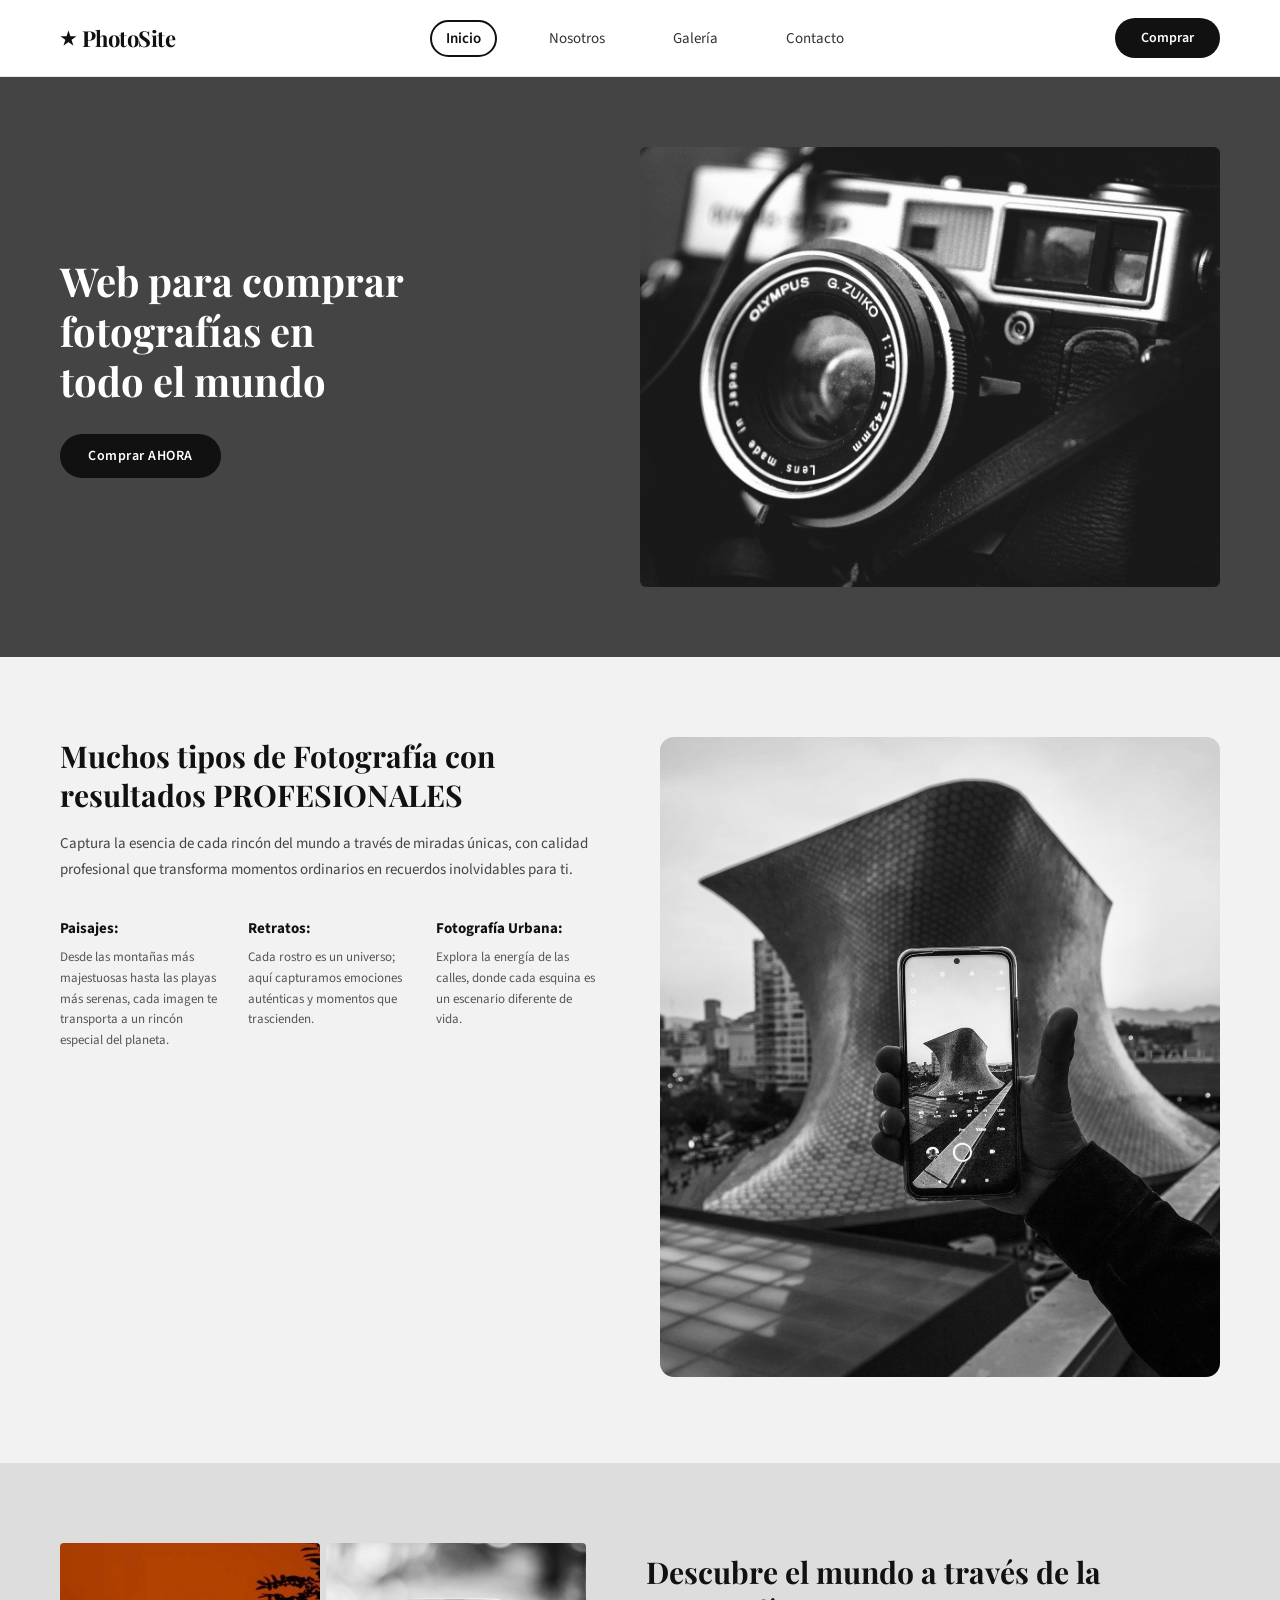
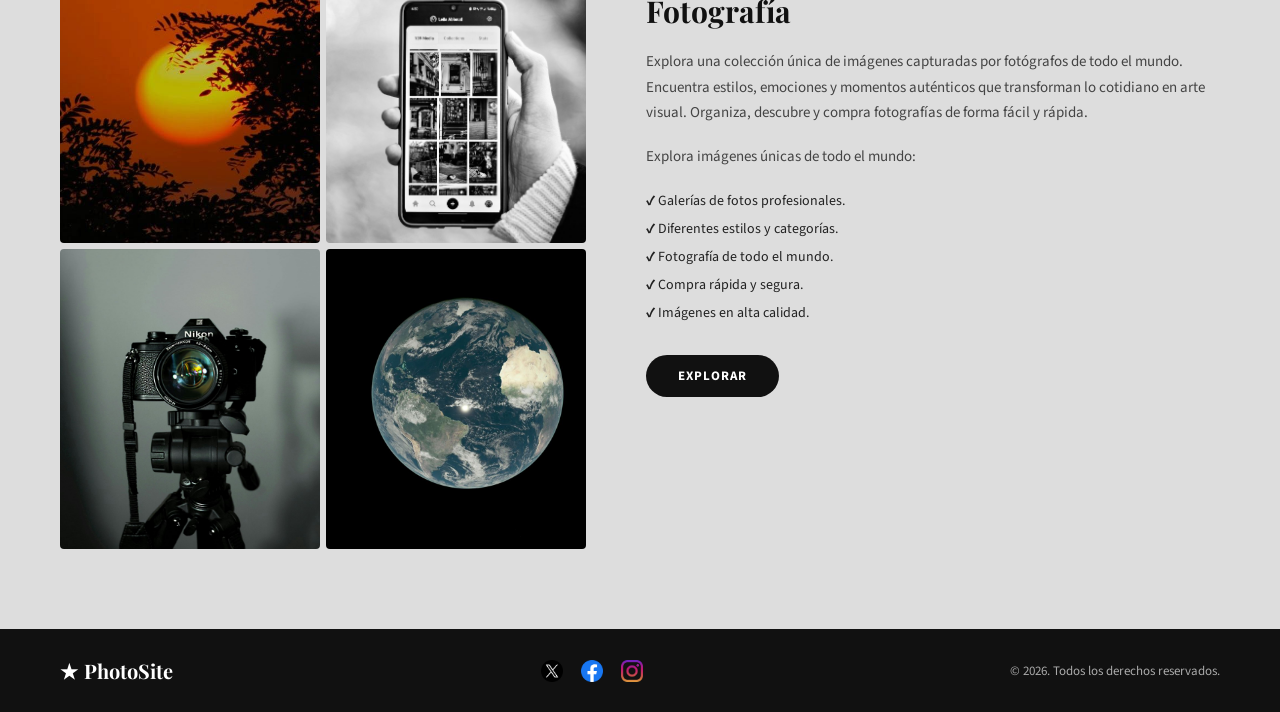
<file: index.html>
<!DOCTYPE html>
<html lang="es">
<head>
  <meta charset="UTF-8">
  <meta name="viewport" content="width=device-width, initial-scale=1.0">
  <title>PhotoSite</title>
  <link href="https://fonts.googleapis.com/css2?family=Playfair+Display:wght@700&family=Source+Sans+3:wght@400;600&display=swap" rel="stylesheet">
  <link rel="stylesheet" href="css/estilos.css">
</head>
<body>

  <!-- ── NAVBAR ── -->
  <header class="navbar">
    <a href="index.html" class="logo"><span>&#9733;</span>PhotoSite</a>
    <ul class="nav-links">
      <li><a href="index.html">Inicio</a></li>
      <li><a href="nosotros.html">Nosotros</a></li>
      <li><a href="galeria.html">Galería</a></li>
      <li><a href="contacto.html">Contacto</a></li>
    </ul>
    <a href="comprar.html" class="btn-nav">Comprar</a>
  </header>

  <!-- ── HERO ── -->
  <section class="hero">
    <div class="hero-text">
      <h1>Web para comprar<br>fotografías en<br>todo el mundo</h1>
      <a href="comprar.html" class="btn-hero">Comprar AHORA</a>
    </div>
    <div class="hero-img">
      <img src="img/img1.jpeg" alt="Cámara fotográfica">
    </div>
  </section>

  <!-- ── TIPOS ── -->
  <section class="tipos">
    <div class="tipos-left">
      <h2>Muchos tipos de Fotografía con resultados <strong>PROFESIONALES</strong></h2>
      <p>Captura la esencia de cada rincón del mundo a través de miradas únicas, con calidad profesional que transforma momentos ordinarios en recuerdos inolvidables para ti.</p>
      <div class="icons">
        <div>
          <h4>Paisajes:</h4>
          <p>Desde las montañas más majestuosas hasta las playas más serenas, cada imagen te transporta a un rincón especial del planeta.</p>
        </div>
        <div>
          <h4>Retratos:</h4>
          <p>Cada rostro es un universo; aquí capturamos emociones auténticas y momentos que trascienden.</p>
        </div>
        <div>
          <h4>Fotografía Urbana:</h4>
          <p>Explora la energía de las calles, donde cada esquina es un escenario diferente de vida.</p>
        </div>
      </div>
    </div>
    <div class="tipos-img">
      <img src="img/img2.jpeg" alt="Fotografía con smartphone">
    </div>
  </section>

  <!-- ── EXPLORAR ── -->
  <section class="explorar">
    <div class="grid">
      <img src="img/img14.jpeg" alt="Foto 1">
      <img src="img/img4.jpeg"  alt="Foto 2">
      <img src="img/img5.jpeg"  alt="Foto 3">
      <img src="img/img6.jpeg"  alt="Foto 4">
    </div>
    <div class="texto">
      <h1>Descubre el mundo a través de la Fotografía</h1>
      <p>Explora una colección única de imágenes capturadas por fotógrafos de todo el mundo. Encuentra estilos, emociones y momentos auténticos que transforman lo cotidiano en arte visual. Organiza, descubre y compra fotografías de forma fácil y rápida.</p>
      <p>Explora imágenes únicas de todo el mundo:</p>
      <div class="lista">
        ✔ Galerías de fotos profesionales.<br>
        ✔ Diferentes estilos y categorías.<br>
        ✔ Fotografía de todo el mundo.<br>
        ✔ Compra rápida y segura.<br>
        ✔ Imágenes en alta calidad.
      </div>
      <a href="galeria.html" class="btn-explorar">EXPLORAR</a>
    </div>
  </section>

  <!-- ── FOOTER ── -->
  <footer class="footer">
    <div class="footer-logo"><span>&#9733;</span>PhotoSite</div>
    <div class="footer-social">
      <a href="https://x.com"><img src="img/X.png" alt="X"></a>
      <a href="https://facebook.com"><img src="img/facebook.png" alt="Facebook"></a>
      <a href="https://instagram.com"><img src="img/instagram.png" alt="Instagram"></a>
    </div>
    <p class="footer-copy">© 2026. Todos los derechos reservados.</p>
  </footer>

  <script>
    const links = document.querySelectorAll('.nav-links a');
    const current = location.pathname.split('/').pop() || 'index.html';
    links.forEach(link => {
      if (link.getAttribute('href') === current) link.classList.add('active');
    });
  </script>

</body>
</html>
</file>
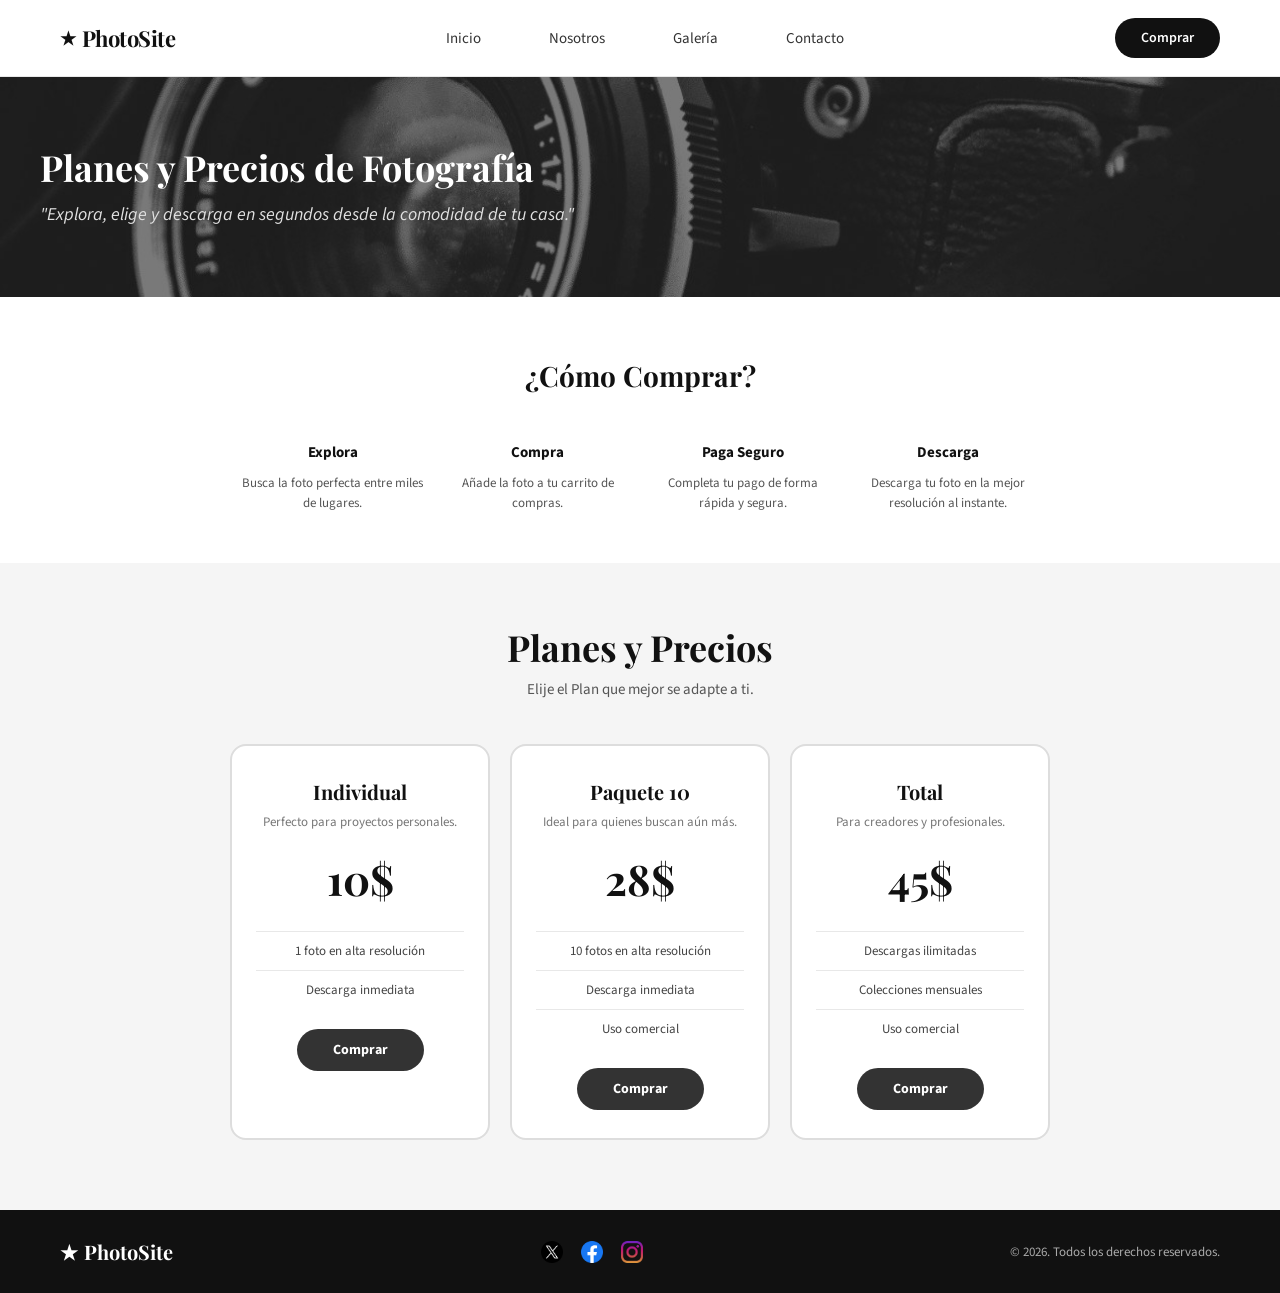
<file: comprar.html>
<!DOCTYPE html>
<html lang="es">
<head>
  <meta charset="UTF-8">
  <meta name="viewport" content="width=device-width, initial-scale=1.0">
  <title>PhotoSite – Comprar</title>
  <link href="https://fonts.googleapis.com/css2?family=Playfair+Display:wght@700&family=Source+Sans+3:wght@400;600&display=swap" rel="stylesheet">
  <link rel="stylesheet" href="css/estilos.css">
  <style>

  </style>
</head>
<body>

  <!-- ── NAVBAR ── -->
  <header class="navbar">
    <a href="index.html" class="logo"><span>&#9733;</span>PhotoSite</a>
    <ul class="nav-links">
      <li><a href="index.html">Inicio</a></li>
      <li><a href="nosotros.html">Nosotros</a></li>
      <li><a href="galeria.html">Galería</a></li>
      <li><a href="contacto.html">Contacto</a></li>
    </ul>
    <a href="comprar.html" class="btn-nav">Comprar</a>
  </header>

  <!-- ── HERO ── -->
  <section class="comprar-hero">
    <img class="bg" src="img/img1.jpeg" alt="Fondo comprar">
    <div class="comprar-hero-text">
      <h1>Planes y Precios de Fotografía</h1>
      <p>"Explora, elige y descarga en segundos desde la comodidad de tu casa."</p>
    </div>
  </section>

  <!-- ── CÓMO COMPRAR ── -->
  <section class="como-comprar">
    <h2>¿Cómo Comprar?</h2>
    <div class="pasos">
      <div class="paso">
        <h4>Explora</h4>
        <p>Busca la foto perfecta entre miles de lugares.</p>
      </div>
      <div class="paso">
        <h4>Compra</h4>
        <p>Añade la foto a tu carrito de compras.</p>
      </div>
      <div class="paso">
        <h4>Paga Seguro</h4>
        <p>Completa tu pago de forma rápida y segura.</p>
      </div>
      <div class="paso">
        <h4>Descarga</h4>
        <p>Descarga tu foto en la mejor resolución al instante.</p>
      </div>
    </div>
  </section>

  <!-- ── PLANES Y PRECIOS ── -->
  <section class="planes-section">
    <h2>Planes y Precios</h2>
    <p>Elije el Plan que mejor se adapte a ti.</p>

    <div class="planes-grid">

      <div class="plan-card">
        <h3>Individual</h3>
        <p class="plan-sub">Perfecto para proyectos personales.</p>
        <div class="precio">10$</div>
        <ul class="plan-features">
          <li>1 foto en alta resolución</li>
          <li>Descarga inmediata</li>
        </ul>
        <a  class="btn-plan">Comprar</a>
      </div>

      <div class="plan-card">
        <h3>Paquete 10</h3>
        <p class="plan-sub">Ideal para quienes buscan aún más.</p>
        <div class="precio">28$</div>
        <ul class="plan-features">
          <li>10 fotos en alta resolución</li>
          <li>Descarga inmediata</li>
          <li>Uso comercial</li>
        </ul>
        <a  class="btn-plan">Comprar</a>
      </div>

      <div class="plan-card">
        <h3>Total</h3>
        <p class="plan-sub">Para creadores y profesionales.</p>
        <div class="precio">45$</div>
        <ul class="plan-features">
          <li>Descargas ilimitadas</li>
          <li>Colecciones mensuales</li>
          <li>Uso comercial</li>
        </ul>
        <a class="btn-plan">Comprar</a>
      </div>

    </div>
  </section>

  <!-- ── FOOTER ── -->
  <footer class="footer">
    <div class="footer-logo"><span>&#9733;</span>PhotoSite</div>
    <div class="footer-social">
      <a href="https://x.com"><img src="img/X.png" alt="X"></a>
      <a href="https://facebook.com"><img src="img/facebook.png" alt="Facebook"></a>
      <a href="https://instagram.com"><img src="img/instagram.png" alt="Instagram"></a>
    </div>
    <p class="footer-copy">© 2026. Todos los derechos reservados.</p>
  </footer>

  <script>
    const links = document.querySelectorAll('.nav-links a');
    const current = location.pathname.split('/').pop() || 'index.html';
    links.forEach(link => {
      if (link.getAttribute('href') === current) link.classList.add('active');
    });
  </script>

</body>
</html>
</file>
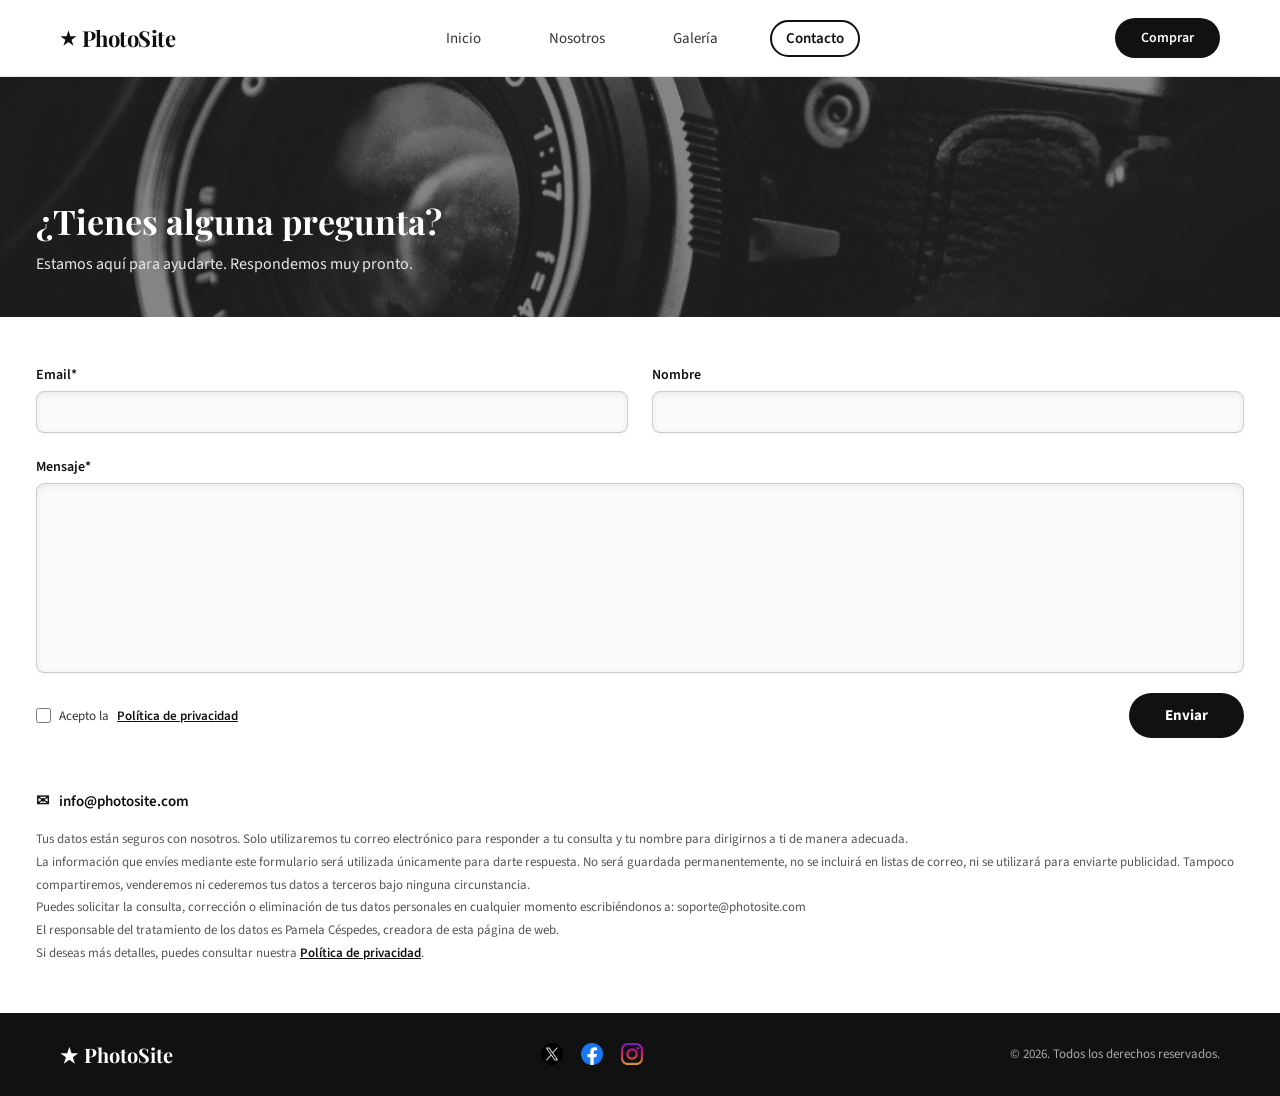
<file: contacto.html>
<!DOCTYPE html>
<html lang="es">
<head>
  <meta charset="UTF-8">
  <meta name="viewport" content="width=device-width, initial-scale=1.0">
  <title>PhotoSite – Contacto</title>
  <link href="https://fonts.googleapis.com/css2?family=Playfair+Display:wght@700&family=Source+Sans+3:wght@400;600&display=swap" rel="stylesheet">
  <link rel="stylesheet" href="css/estilos.css">
  <style>
 
  </style>
</head>
<body>

  <!-- ── NAVBAR ── -->
  <header class="navbar">
    <a href="index.html" class="logo"><span>&#9733;</span>PhotoSite</a>
    <ul class="nav-links">
      <li><a href="index.html">Inicio</a></li>
      <li><a href="nosotros.html">Nosotros</a></li>
      <li><a href="galeria.html">Galería</a></li>
      <li><a href="contacto.html">Contacto</a></li>
    </ul>
    <a href="comprar.html" class="btn-nav">Comprar</a>
  </header>

  <!-- ── HERO ── -->
  <section class="contacto-hero">
    <img class="bg" src="img/img1.jpeg" alt="Fondo contacto">
    <div class="contacto-hero-text">
      <h1>¿Tienes alguna pregunta?</h1>
      <p>Estamos aquí para ayudarte. Respondemos muy pronto.</p>
    </div>
  </section>

  <!-- ── FORMULARIO ── -->
  <section class="contacto-form-section">
    <div class="form-row">
      <div class="form-group">
        <label for="email">Email*</label>
        <input type="email" id="email" name="email" placeholder="" required>
      </div>
      <div class="form-group">
        <label for="nombre">Nombre</label>
        <input type="text" id="nombre" name="nombre" placeholder="">
      </div>
    </div>

    <div class="form-group form-mensaje">
      <label for="mensaje">Mensaje*</label>
      <textarea id="mensaje" name="mensaje" required></textarea>
    </div>

    <div class="form-footer">
      <label class="checkbox-label">
        <input type="checkbox" required>
        Acepto la <a href="#">Política de privacidad</a>
      </label>
      <button class="btn-enviar" type="submit">Enviar</button>
    </div>
  </section>

  <!-- ── INFO PRIVACIDAD ── -->
  <div class="contacto-info">
    <p class="contacto-email">info@photosite.com</p>
    <div class="contacto-privacidad">
      <p>Tus datos están seguros con nosotros. Solo utilizaremos tu correo electrónico para responder a tu consulta y tu nombre para dirigirnos a ti de manera adecuada.</p>
      <p>La información que envíes mediante este formulario será utilizada únicamente para darte respuesta. No será guardada permanentemente, no se incluirá en listas de correo, ni se utilizará para enviarte publicidad. Tampoco compartiremos, venderemos ni cederemos tus datos a terceros bajo ninguna circunstancia.</p>
      <p>Puedes solicitar la consulta, corrección o eliminación de tus datos personales en cualquier momento escribiéndonos a: soporte@photosite.com</p>
      <p>El responsable del tratamiento de los datos es Pamela Céspedes, creadora de esta página de web.<br>
      Si deseas más detalles, puedes consultar nuestra <a href="#">Política de privacidad</a>.</p>
    </div>
  </div>

  <!-- ── FOOTER ── -->
  <footer class="footer">
    <div class="footer-logo"><span>&#9733;</span>PhotoSite</div>
    <div class="footer-social">
      <a href="https://x.com"><img src="img/X.png" alt="X"></a>
      <a href="https://facebook.com"><img src="img/facebook.png" alt="Facebook"></a>
      <a href="https://instagram.com"><img src="img/instagram.png" alt="Instagram"></a>
    </div>
    <p class="footer-copy">© 2026. Todos los derechos reservados.</p>
  </footer>

  <script>
    const links = document.querySelectorAll('.nav-links a');
    const current = location.pathname.split('/').pop() || 'index.html';
    links.forEach(link => {
      if (link.getAttribute('href') === current) link.classList.add('active');
    });
  </script>

</body>
</html>
</file>
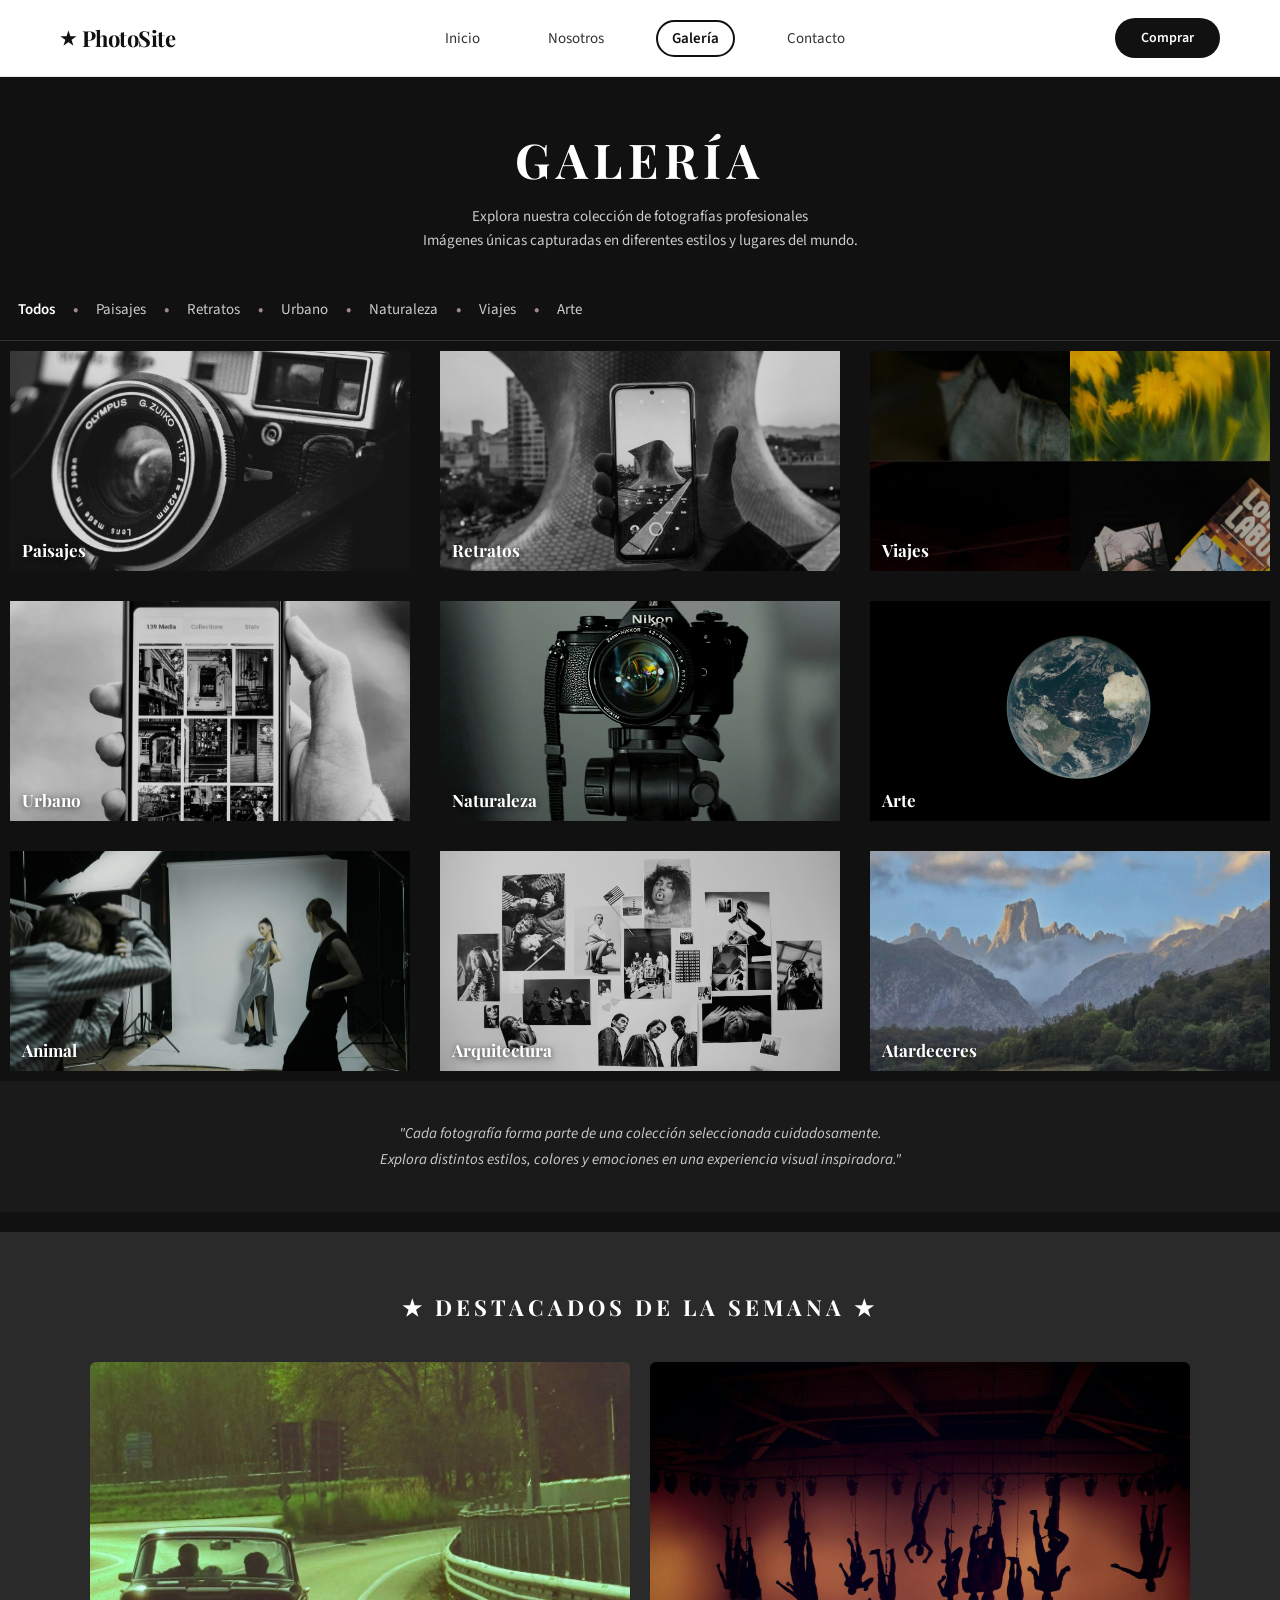
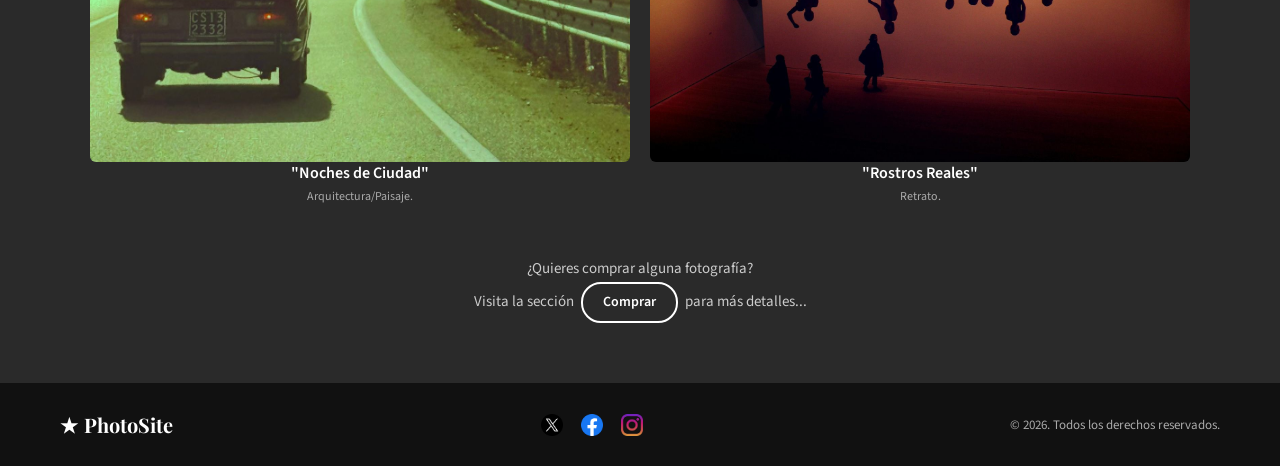
<file: galeria.html>
<!DOCTYPE html>
<html lang="es">
<head>
  <meta charset="UTF-8">
  <meta name="viewport" content="width=device-width, initial-scale=1.0">
  <title>PhotoSite – Galería</title>
  <link href="https://fonts.googleapis.com/css2?family=Playfair+Display:wght@700&family=Source+Sans+3:wght@400;600&display=swap" rel="stylesheet">
  <link rel="stylesheet" href="css/estilos.css">
  <style>

  </style>
</head>
<body>

  <!-- ── NAVBAR ── -->
  <header class="navbar">
    <a href="index.html" class="logo"><span>&#9733;</span>PhotoSite</a>
    <ul class="nav-links">
      <li><a href="index.html">Inicio</a></li>
      <li><a href="nosotros.html">Nosotros</a></li>
      <li><a href="galeria.html">Galería</a></li>
      <li><a href="contacto.html">Contacto</a></li>
    </ul>
    <a href="comprar.html" class="btn-nav">Comprar</a>
  </header>

  <!-- ── HERO GALERÍA ── -->
  <section class="galeria-hero">
    <h1>Galería</h1>
    <p>Explora nuestra colección de fotografías profesionales<br>
    Imágenes únicas capturadas en diferentes estilos y lugares del mundo.</p>
  </section>

  <!-- ── FILTROS ── -->
  <nav class="filtros">
    <button class="filtro-btn active">Todos</button>
    <span class="filtro-sep">•</span>
    <button class="filtro-btn">Paisajes</button>
    <span class="filtro-sep">•</span>
    <button class="filtro-btn">Retratos</button>
    <span class="filtro-sep">•</span>
    <button class="filtro-btn">Urbano</button>
    <span class="filtro-sep">•</span>
    <button class="filtro-btn">Naturaleza</button>
    <span class="filtro-sep">•</span>
    <button class="filtro-btn">Viajes</button>
    <span class="filtro-sep">•</span>
    <button class="filtro-btn">Arte</button>
  </nav>

  <!-- ── GRID ── -->
  <section class="galeria-grid-section">
    <div class="galeria-grid">
      <div class="galeria-item">
        <img src="img/img1.jpeg" alt="Paisajes">
        <span class="cat-label">Paisajes</span>
      </div>
      <div class="galeria-item">
        <img src="img/img2.jpeg" alt="Retratos">
        <span class="cat-label">Retratos</span>
      </div>
      <div class="galeria-item">
        <img src="img/img3.jpeg" alt="Viajes">
        <span class="cat-label">Viajes</span>
      </div>
      <div class="galeria-item">
        <img src="img/img4.jpeg" alt="Urbano">
        <span class="cat-label">Urbano</span>
      </div>
      <div class="galeria-item">
        <img src="img/img5.jpeg" alt="Naturaleza">
        <span class="cat-label">Naturaleza</span>
      </div>
      <div class="galeria-item">
        <img src="img/img6.jpeg" alt="Arte">
        <span class="cat-label">Arte</span>
      </div>
      <div class="galeria-item">
        <img src="img/img7.jpeg" alt="Animal">
        <span class="cat-label">Animal</span>
      </div>
      <div class="galeria-item">
        <img src="img/img8.jpeg" alt="Arquitectura">
        <span class="cat-label">Arquitectura</span>
      </div>
      <div class="galeria-item">
        <img src="img/img9.jpeg" alt="Atardeceres">
        <span class="cat-label">Atardeceres</span>
      </div>
    </div>

    <!-- CITA -->
    <div class="galeria-cita">
      "Cada fotografía forma parte de una colección seleccionada cuidadosamente.<br>
      Explora distintos estilos, colores y emociones en una experiencia visual inspiradora."
    </div>
  </section>

  <!-- ── DESTACADOS ── -->
  <section class="destacados">
    <h2>&#9733; Destacados de la Semana &#9733;</h2>

    <div class="destacados-grid">
      <div class="destacado-item">
        <img src="img/img11.jpeg" alt="Noches de Ciudad">
        <p class="dest-titulo">"Noches de Ciudad"</p>
        <p class="dest-sub">Arquitectura/Paisaje.</p>
      </div>
      <div class="destacado-item">
        <img src="img/img12.jpeg" alt="Rostros Reales">
        <p class="dest-titulo">"Rostros Reales"</p>
        <p class="dest-sub">Retrato.</p>
      </div>
    </div>

    <div class="galeria-cta">
      <p>¿Quieres comprar alguna fotografía?</p>
      <p>Visita la sección <a href="comprar.html" class="btn-comprar-cta">Comprar</a> para más detalles...</p>
    </div>
  </section>

  <!-- ── FOOTER ── -->
  <footer class="footer">
    <div class="footer-logo"><span>&#9733;</span>PhotoSite</div>
    <div class="footer-social">
      <a href="https://x.com"><img src="img/X.png" alt="X"></a>
      <a href="https://facebook.com"><img src="img/facebook.png" alt="Facebook"></a>
      <a href="https://instagram.com"><img src="img/instagram.png" alt="Instagram"></a>
    </div>
    <p class="footer-copy">© 2026. Todos los derechos reservados.</p>
  </footer>

  <script>
    // Nav activo
    const links = document.querySelectorAll('.nav-links a');
    const current = location.pathname.split('/').pop() || 'index.html';
    links.forEach(link => {
      if (link.getAttribute('href') === current) link.classList.add('active');
    });

    // Filtros
    const btns = document.querySelectorAll('.filtro-btn');
    btns.forEach(btn => {
      btn.addEventListener('click', () => {
        btns.forEach(b => b.classList.remove('active'));
        btn.classList.add('active');
      });
    });
  </script>

</body>
</html>
</file>
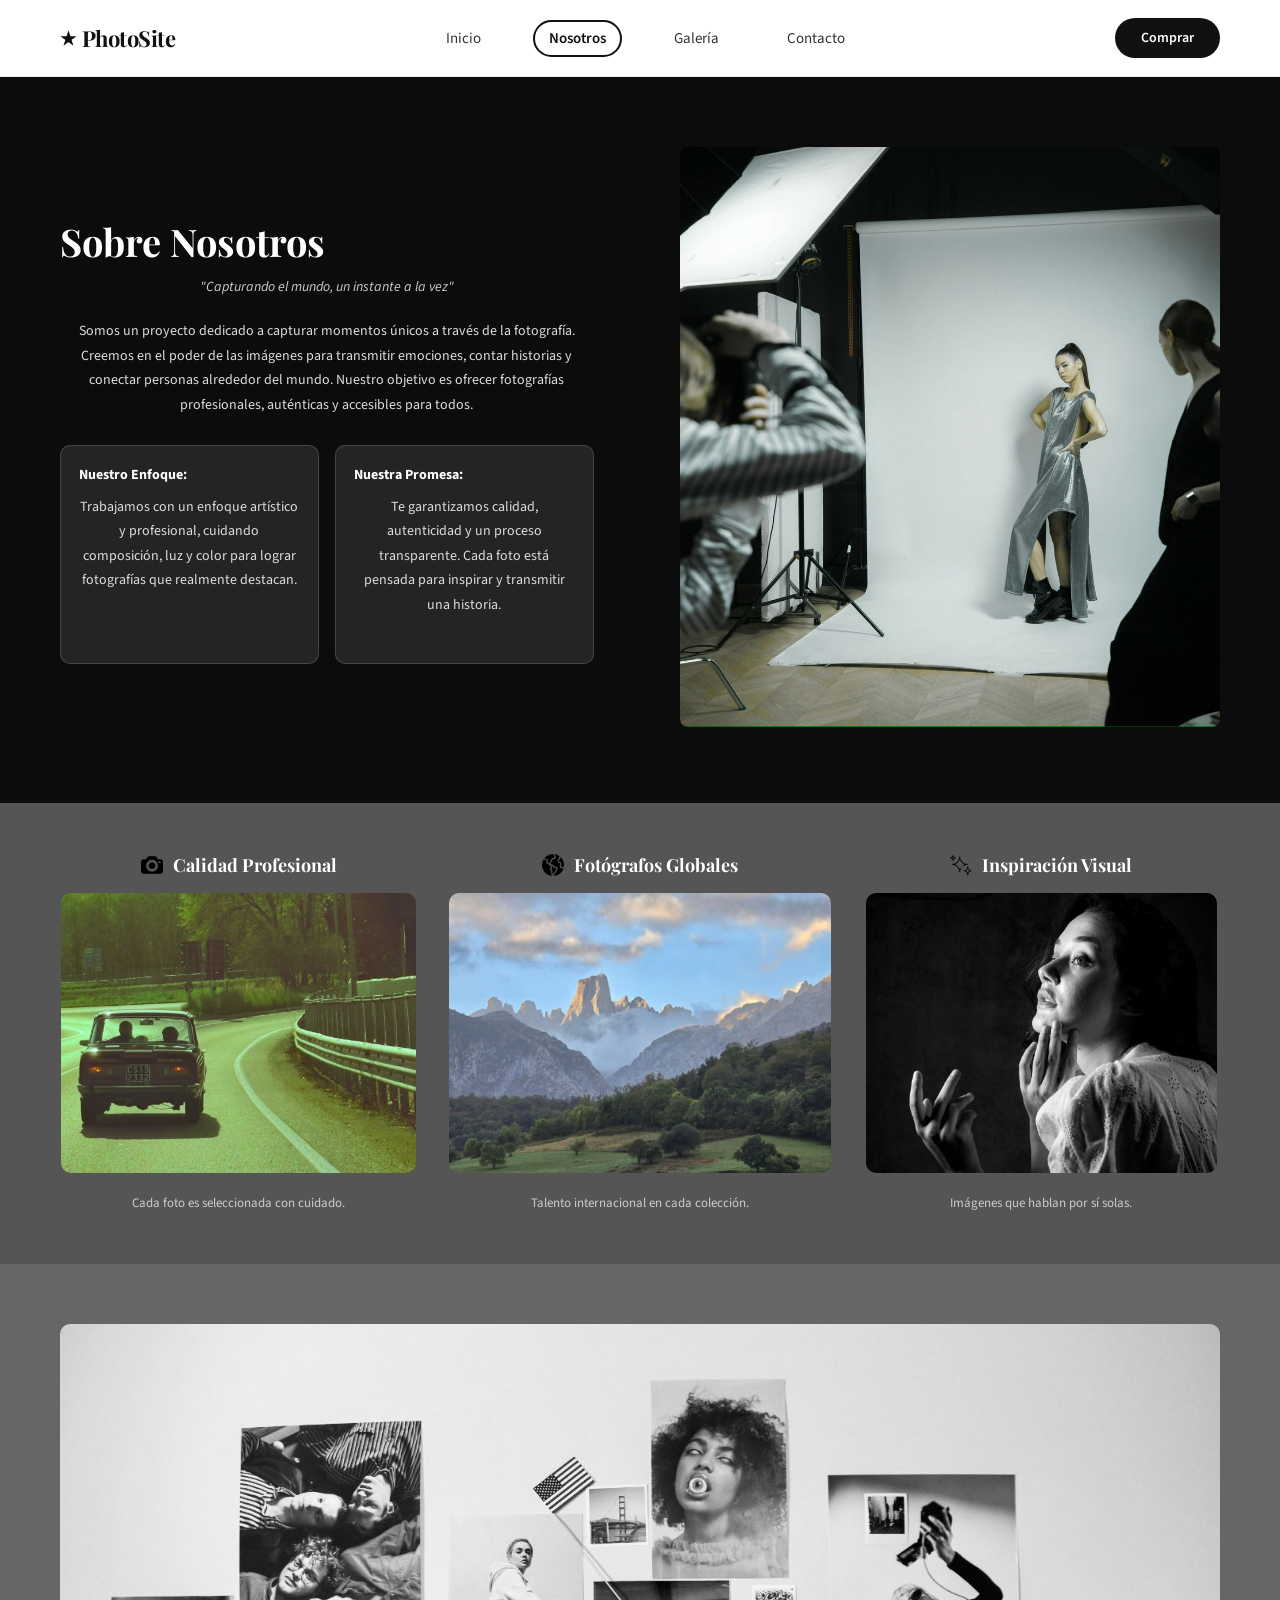
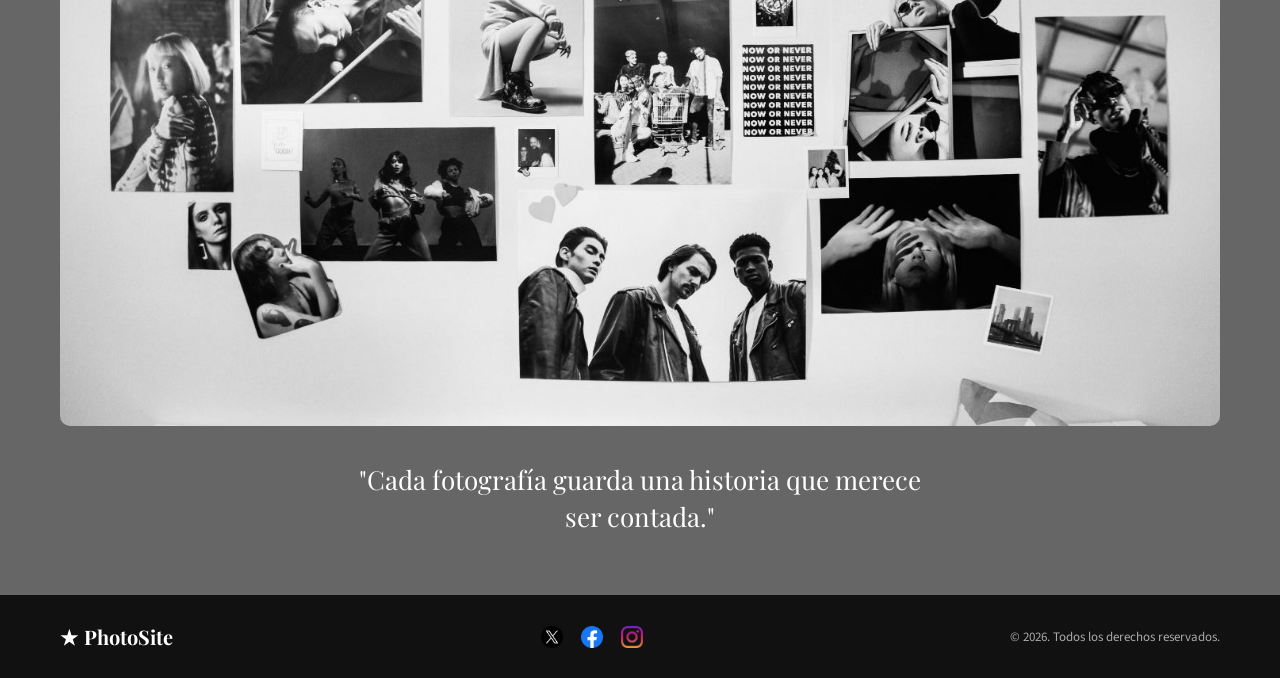
<file: nosotros.html>
<!DOCTYPE html>
<html lang="es">
<head>
  <meta charset="UTF-8">
  <meta name="viewport" content="width=device-width, initial-scale=1.0">
  <title>PhotoSite – Nosotros</title>
  <link href="https://fonts.googleapis.com/css2?family=Playfair+Display:wght@700&family=Source+Sans+3:wght@400;600&display=swap" rel="stylesheet">
  <link rel="stylesheet" href="css/estilos.css">
</head>
<body>

  <!-- ── NAVBAR ── -->
  <header class="navbar">
    <a href="index.html" class="logo"><span>&#9733;</span>PhotoSite</a>
    <ul class="nav-links">
      <li><a href="index.html">Inicio</a></li>
      <li><a href="nosotros.html">Nosotros</a></li>
      <li><a href="galeria.html">Galería</a></li>
      <li><a href="contacto.html">Contacto</a></li>
    </ul>
    <a href="comprar.html" class="btn-nav">Comprar</a>
  </header>

  <!-- ── HERO NOSOTROS ── -->
  <section class="hero-nosotros">
    <div class="hero-nosotros-text">
      <h1>Sobre Nosotros</h1>
      <p class="tagline">"Capturando el mundo, un instante a la vez"</p>
      <p>Somos un proyecto dedicado a capturar momentos únicos a través de la fotografía. Creemos en el poder de las imágenes para transmitir emociones, contar historias y conectar personas alrededor del mundo. Nuestro objetivo es ofrecer fotografías profesionales, auténticas y accesibles para todos.</p>
      <div class="cards-nosotros">
        <div class="card-n">
          <h4>Nuestro Enfoque:</h4>
          <p>Trabajamos con un enfoque artístico y profesional, cuidando composición, luz y color para lograr fotografías que realmente destacan.</p>
        </div>
        <div class="card-n">
          <h4>Nuestra Promesa:</h4>
          <p>Te garantizamos calidad, autenticidad y un proceso transparente. Cada foto está pensada para inspirar y transmitir una historia.</p>
        </div>
      </div>
    </div>
    <div class="hero-nosotros-img">
      <img src="img/img7.jpeg" alt="Fotografía móvil con galería">
    </div>
  </section>

  <!-- ── VALORES ── -->
  <section class="valores">
    <div class="valores-grid">
      <div class="valor-item">
        <div class="valor-titulo">
          <img src="img/camaraFotografica.png" alt="Cámara">
          <h3>Calidad Profesional</h3>
        </div>
        <img class="valor-foto" src="img/img11.jpeg" alt="Calidad profesional">
        <p>Cada foto es seleccionada con cuidado.</p>
      </div>
      <div class="valor-item">
        <div class="valor-titulo">
          <img src="img/globo.png" alt="Globo">
          <h3>Fotógrafos Globales</h3>
        </div>
        <img class="valor-foto" src="img/img9.jpeg" alt="Fotógrafos globales">
        <p>Talento internacional en cada colección.</p>
      </div>
      <div class="valor-item">
        <div class="valor-titulo">
          <img src="img/estrella.png" alt="Estrella">
          <h3>Inspiración Visual</h3>
        </div>
        <img class="valor-foto" src="img/img10.jpeg" alt="Inspiración visual">
        <p>Imágenes que hablan por sí solas.</p>
      </div>
    </div>
  </section>

  <!-- ── FOTO GRANDE + FRASE ── -->
  <section class="foto-frase">
    <img src="img/img8.jpeg" alt="Galería de fotografías">
    <p class="frase">"Cada fotografía guarda una historia que merece ser contada."</p>
  </section>

  <!-- ── FOOTER ── -->
  <footer class="footer">
    <div class="footer-logo"><span>&#9733;</span>PhotoSite</div>
    <div class="footer-social">
      <a href="https://x.com"><img src="img/X.png" alt="X"></a>
      <a href="https://facebook.com"><img src="img/facebook.png" alt="Facebook"></a>
      <a href="https://instagram.com"><img src="img/instagram.png" alt="Instagram"></a>
    </div>
    <p class="footer-copy">© 2026. Todos los derechos reservados.</p>
  </footer>

  <script>
    const links = document.querySelectorAll('.nav-links a');
    const current = location.pathname.split('/').pop() || 'index.html';
    links.forEach(link => {
      if (link.getAttribute('href') === current) link.classList.add('active');
    });
  </script>

</body>
</html>
</file>
<file: css/estilos.css>
:root {
  --b:    #111;
  --b2:   #222;
  --b3:   #333;
  --g4:   #444;
  --g5:   #555;
  --g6:   #666;
  --w:    #fff;
  --bd:   #e8e8e8;
  --bd2:  #ccc;
  --mu:   #aaa;
  --bg:   #ddd;
  --bg2:  #f2f2f2;
  --serif: 'Playfair Display', serif;
  --sans:  'Source Sans 3', Arial, sans-serif;
  --px:   60px;
  --si:   inset 0 2px 6px rgba(0,0,0,.07), 0 1px 3px rgba(0,0,0,.05);
}

*, *::before, *::after {
  margin: 0;
  padding: 0;
  box-sizing: border-box;
}

body {
  font-family: var(--sans);
  color: var(--b);
}


/* ── NAVBAR ────────────────────────────── */

.navbar {
  background: var(--w);
  padding: 18px var(--px);
  display: flex;
  justify-content: space-between;
  align-items: center;
  border-bottom: 1px solid var(--bd);
}

.logo {
  font-family: var(--serif);
  font-size: 22px;
  font-weight: 700;
  letter-spacing: -.5px;
  color: var(--b);
  display: flex;
  align-items: center;
  gap: 6px;
  text-decoration: none;
}

.logo span { font-size: 18px; }

.nav-links {
  list-style: none;
  display: flex;
  gap: 36px;
}

.nav-links li a {
  text-decoration: none;
  color: var(--b3);
  font-size: 15px;
  padding: 6px 14px;
  border-radius: 20px;
  border: 2px solid transparent;
  transition: .2s;
}

.nav-links li a:hover {
  color: var(--b);
  box-shadow: 0 -3px 10px rgba(0,0,0,.12);
}

.nav-links li a.active {
  border-color: var(--b);
  color: var(--b);
  font-weight: 600;
}


/* ── BUTTONS ────────────────────────────── */

.btn-nav, .btn-hero, .btn-explorar, .btn-enviar, .btn-plan {
  display: inline-block;
  background: var(--b);
  color: var(--w);
  border-radius: 30px;
  font-weight: 600;
  text-decoration: none;
  transition: background .2s;
  cursor: pointer;
  border: none;
  font-family: var(--sans);
}

.btn-nav      { padding: 10px 26px; font-size: 14px; }
.btn-hero     { padding: 12px 28px; font-size: 14px; letter-spacing: .5px; }
.btn-explorar { padding: 12px 32px; font-size: 13px; font-weight: 700; letter-spacing: 1px; text-transform: uppercase; }
.btn-enviar   { padding: 12px 36px; font-size: 15px; font-weight: 700; }
.btn-plan     { padding: 11px 36px; font-size: 14px; font-weight: 700; background: var(--b3); }

.btn-nav:hover, .btn-hero:hover, .btn-explorar:hover, .btn-enviar:hover { background: var(--b3); }
.btn-plan:hover { background: var(--b); }


/* ── FOOTER ────────────────────────────── */

.footer {
  background: var(--b);
  color: var(--w);
  display: flex;
  justify-content: space-between;
  align-items: center;
  padding: 28px var(--px);
}

.footer-logo {
  font-family: var(--serif);
  font-size: 20px;
  font-weight: 700;
  display: flex;
  align-items: center;
  gap: 6px;
}

.footer-social {
  display: flex;
  gap: 18px;
  align-items: center;
}

.footer-social a {
  display: flex;
  align-items: center;
  transition: opacity .2s;
}

.footer-social a:hover { opacity: .7; }

.footer-social img {
  width: 22px;
  height: 22px;
  display: block;
}

.footer-copy {
  font-size: 13px;
  color: var(--mu);
}


/* ── INDEX · HERO ────────────────────────────── */

.hero {
  background: #444;
  color: var(--w);
  display: flex;
  justify-content: space-between;
  align-items: center;
  padding: 70px var(--px);
  gap: 40px;
  overflow: hidden;
}

.hero-text {
  flex: 1;
  max-width: 44%;
}

.hero-text h1 {
  font-family: var(--serif);
  font-size: 40px;
  line-height: 1.25;
  margin-bottom: 28px;
  font-weight: 700;
}

.hero-img {
  flex: 1;
  max-width: 52%;
  display: flex;
  justify-content: flex-end;
}

.hero-img img {
  width: 100%;
  max-width: 580px;
  height: 440px;
  object-fit: cover;
  border-radius: 6px;
}


/* ── INDEX · TIPOS ────────────────────────────── */

.tipos {
  display: flex;
  justify-content: space-between;
  align-items: flex-start;
  padding: 80px var(--px);
  background: var(--bg2);
  gap: 60px;
}

.tipos-left { flex: 1; }

.tipos-left h2 {
  font-family: var(--serif);
  font-size: 30px;
  margin-bottom: 16px;
  line-height: 1.3;
}

.tipos-left > p {
  margin-bottom: 36px;
  line-height: 1.7;
  color: var(--g4);
  font-size: 15px;
}

.icons { display: flex; gap: 24px; }
.icons div { flex: 1; }
.icons div h4 { font-size: 15px; font-weight: 700; margin-bottom: 8px; }
.icons div p  { color: var(--g5); line-height: 1.6; font-size: 13px; }

.tipos-img { flex-shrink: 0; }

.tipos-img img {
  width: 560px;
  height: 640px;
  object-fit: cover;
  border-radius: 14px;
}


/* ── INDEX · EXPLORAR ────────────────────────────── */

.explorar {
  display: flex;
  align-items: flex-start;
  padding: 80px var(--px);
  gap: 60px;
  background: var(--bg);
}

.grid {
  display: grid;
  grid-template-columns: repeat(2, 1fr);
  gap: 6px;
  flex-shrink: 0;
}

.grid img {
  width: 260px;
  height: 300px;
  object-fit: cover;
  border-radius: 4px;
}

.texto { flex: 1; padding-top: 10px; }

.texto h1 {
  font-family: var(--serif);
  font-size: 30px;
  line-height: 1.3;
  margin-bottom: 18px;
}

.texto p {
  color: var(--g4);
  line-height: 1.7;
  font-size: 15px;
  margin-bottom: 18px;
}

.lista {
  line-height: 2;
  font-size: 14px;
  margin-bottom: 28px;
  color: var(--b2);
}


/* ── NOSOTROS · HERO ────────────────────────────── */

.hero-nosotros {
  background: #0c0c0c;
  color: var(--w);
  display: flex;
  justify-content: space-between;
  align-items: center;
  padding: 70px var(--px);
  gap: 50px;
}

.hero-nosotros-text {
  flex: 1;
  max-width: 46%;
}

.hero-nosotros-text h1 {
  font-family: var(--serif);
  font-size: 38px;
  margin-bottom: 8px;
  font-weight: 700;
}

.hero-nosotros-text .tagline {
  font-style: italic;
  font-size: 14px;
  color: var(--bd2);
  margin-bottom: 20px;
}

.hero-nosotros-text p {
  font-size: 14px;
  line-height: 1.75;
  color: var(--bg);
  margin-bottom: 28px;
  text-align: center;
}

.cards-nosotros { display: flex; gap: 16px; }

.card-n {
  background: rgba(255,255,255,.1);
  border-radius: 10px;
  padding: 18px;
  flex: 1;
  font-size: 13px;
  line-height: 1.6;
  color: #eee;
  border: 1px solid rgba(255,255,255,.15);
}

.card-n h4 {
  font-size: 14px;
  font-weight: 700;
  margin-bottom: 8px;
  color: var(--w);
}

.hero-nosotros-img { flex-shrink: 0; }

.hero-nosotros-img img {
  width: 540px;
  height: 580px;
  object-fit: cover;
  border-radius: 8px;
}


/* ── NOSOTROS · VALORES ────────────────────────────── */

.valores {
  background: var(--g5);
  padding: 50px var(--px);
  color: var(--w);
}

.valores-grid {
  display: grid;
  grid-template-columns: repeat(3, 1fr);
  gap: 32px;
}

.valor-item { text-align: center; }

.valor-item .valor-titulo {
  display: flex;
  align-items: center;
  justify-content: center;
  gap: 10px;
  margin-bottom: 16px;
}

.valor-item .valor-titulo img {
  width: 22px;
  height: 22px;
  object-fit: contain;
  flex-shrink: 0;
}

.valor-item h3 {
  font-family: var(--serif);
  font-size: 18px;
  margin: 0;
}

.valor-item .valor-foto {
  height: 280px;
  object-fit: cover;
  border-radius: 10px;
  margin-bottom: 14px;
}

.valor-item p {
  font-size: 13px;
  color: var(--bd2);
  line-height: 1.6;
}


/* ── NOSOTROS · FOTO FRASE ────────────────────────────── */

.foto-frase {
  background: var(--g6);
  padding: 60px var(--px);
}

.foto-frase img {
  width: 100%;
  object-fit: cover;
  border-radius: 10px;
  display: block;
  margin-bottom: 36px;
}

.frase {
  text-align: center;
  font-family: var(--serif);
  font-size: 26px;
  color: var(--w);
  max-width: 600px;
  margin: 0 auto;
  line-height: 1.4;
}


/* ── GALERÍA · HERO + FILTROS ────────────────────────────── */

.galeria-hero {
  background: var(--b);
  color: var(--w);
  text-align: center;
  padding: 50px var(--px) 36px;
}

.galeria-hero h1 {
  font-family: var(--serif);
  font-size: 48px;
  letter-spacing: 6px;
  text-transform: uppercase;
  margin-bottom: 14px;
}

.galeria-hero p {
  font-size: 15px;
  color: var(--bd2);
  line-height: 1.6;
}

.filtros {
  background: var(--b);
  display: flex;
  align-items: center;
  padding: 0 0 10px;
  overflow-x: auto;
  border-bottom: 1px solid var(--b3);
}

.filtro-btn {
  background: none;
  border: none;
  color: var(--bd2);
  font-size: 15px;
  font-family: var(--sans);
  padding: 10px 18px;
  cursor: pointer;
  white-space: nowrap;
  transition: color .2s;
}

.filtro-btn:hover  { color: var(--w); }
.filtro-btn.active { color: var(--w); font-weight: 600; }

.filtro-sep {
  color: #9e8c8c;
  font-size: 18px;
  user-select: none;
}


/* ── GALERÍA · GRID ────────────────────────────── */

.galeria-grid-section {
  background: var(--b);
  padding: 0 0 20px;
}

.galeria-grid {
  display: grid;
  grid-template-columns: repeat(3, 1fr);
  gap: 30px;
  padding: 10px;
}

.galeria-item {
  position: relative;
  cursor: pointer;
  overflow: hidden;
}

.galeria-item img {
  width: 100%;
  height: 220px;
  object-fit: cover;
  display: block;
  filter: brightness(.85);
  transition: transform .3s;
}

.galeria-item:hover img {
  transform: scale(1.04);
  filter: brightness(1);
}

.galeria-item .cat-label {
  position: absolute;
  bottom: 10px;
  left: 12px;
  color: var(--w);
  font-family: var(--serif);
  font-size: 17px;
  font-weight: 700;
  text-shadow: 0 1px 6px rgba(0,0,0,.7);
}

.galeria-cita {
  background: #1a1a1a;
  text-align: center;
  padding: 40px var(--px);
  color: var(--bd2);
  font-size: 15px;
  line-height: 1.7;
  font-style: italic;
}


/* ── GALERÍA · DESTACADOS ────────────────────────────── */

.destacados {
  background: #2a2a2a;
  padding: 60px var(--px);
  text-align: center;
}

.destacados h2 {
  font-family: var(--serif);
  font-size: 22px;
  font-weight: 700;
  letter-spacing: 4px;
  text-transform: uppercase;
  color: var(--w);
  margin-bottom: 40px;
}

.destacados-grid {
  display: grid;
  grid-template-columns: repeat(2, 1fr);
  gap: 20px;
  max-width: 1100px;
  margin: 0 auto 50px;
}

.destacado-item img {
  width: 100%;
  height: 400px;
  object-fit: cover;
  border-radius: 6px;
  display: block;
}

.destacado-item .dest-titulo { color: var(--w); font-size: 16px; font-weight: 600; margin-bottom: 4px; }
.destacado-item .dest-sub    { color: var(--mu); font-size: 12px; }

.galeria-cta {
  margin-top: 10px;
  color: var(--bd2);
  font-size: 15px;
  line-height: 1.8;
}

.galeria-cta a.btn-comprar-cta {
  display: inline-block;
  border: 2px solid var(--w);
  color: var(--w);
  padding: 6px 20px;
  border-radius: 20px;
  text-decoration: none;
  font-size: 14px;
  font-weight: 600;
  transition: background .2s, color .2s;
  margin: 0 4px;
}

.galeria-cta a.btn-comprar-cta:hover {
  background: var(--w);
  color: var(--b);
}


/* ── CONTACTO & COMPRAR · HERO ────────────────────────────── */

.contacto-hero, .comprar-hero {
  position: relative;
  display: flex;
  overflow: hidden;
  background: var(--b2);
}

.contacto-hero { min-height: 240px; align-items: flex-end; padding: 40px 36px; }
.comprar-hero  { min-height: 220px; align-items: center;   padding: 50px 40px; }

.contacto-hero img.bg, .comprar-hero img.bg {
  position: absolute;
  inset: 0;
  width: 100%;
  height: 100%;
  object-fit: cover;
}

.contacto-hero img.bg { opacity: .45; }
.comprar-hero  img.bg { opacity: .4; }

.contacto-hero-text, .comprar-hero-text {
  position: relative;
  color: var(--w);
}

.contacto-hero-text { max-width: 520px; }
.comprar-hero-text  { max-width: 640px; }

.contacto-hero-text h1, .comprar-hero-text h1 {
  font-family: var(--serif);
  font-weight: 700;
  line-height: 1.2;
  margin-bottom: 10px;
}

.contacto-hero-text h1 { font-size: 34px; }
.comprar-hero-text  h1 { font-size: 36px; margin-bottom: 12px; }

.contacto-hero-text p { font-size: 16px; line-height: 1.55; color: #e8e8e8; }
.comprar-hero-text  p { font-size: 18px; line-height: 1.5;  color: #e0e0e0; font-style: italic; }


/* ── CONTACTO · FORMULARIO ────────────────────────────── */

.contacto-form-section {
  background: var(--w);
  padding: 48px 36px 20px;
}

.form-row {
  display: grid;
  grid-template-columns: 1fr 1fr;
  gap: 24px;
  margin-bottom: 24px;
}

.form-group {
  display: flex;
  flex-direction: column;
  gap: 6px;
}

.form-group label {
  font-size: 14px;
  font-weight: 600;
  color: var(--b);
}

.form-group input, .form-group textarea {
  border: 1.5px solid var(--bd2);
  border-radius: 8px;
  padding: 10px 14px;
  font-size: 14px;
  font-family: var(--sans);
  color: var(--b);
  background: #fafafa;
  box-shadow: var(--si);
  transition: border-color .2s, box-shadow .2s;
  outline: none;
  resize: none;
}

.form-group input:focus, .form-group textarea:focus {
  border-color: #888;
  box-shadow: var(--si), 0 0 0 3px rgba(0,0,0,.06);
  background: var(--w);
}

.form-group textarea { height: 190px; }
.form-mensaje { margin-bottom: 20px; }

.form-footer {
  display: flex;
  justify-content: space-between;
  align-items: center;
  margin-bottom: 32px;
  flex-wrap: wrap;
  gap: 16px;
}

.checkbox-label {
  display: flex;
  align-items: center;
  gap: 8px;
  font-size: 13px;
  color: var(--b3);
  cursor: pointer;
}

.checkbox-label input[type="checkbox"] {
  width: 15px;
  height: 15px;
  cursor: pointer;
  accent-color: var(--b);
  flex-shrink: 0;
  border-radius: 3px;
}

.checkbox-label a {
  color: var(--b);
  font-weight: 600;
  text-decoration: underline;
}

.contacto-info {
  padding: 0 36px 48px;
  background: var(--w);
}

.contacto-email {
  display: flex;
  align-items: center;
  gap: 10px;
  font-size: 15px;
  font-weight: 600;
  color: var(--b);
  margin-bottom: 16px;
}

.contacto-email::before { content: "✉"; font-size: 16px; }

.contacto-privacidad { font-size: 13px; color: var(--g5); line-height: 1.75; }
.contacto-privacidad a { color: var(--b); font-weight: 600; text-decoration: underline; }


/* ── COMPRAR · PASOS Y PLANES ────────────────────────────── */

.como-comprar {
  background: var(--w);
  padding: 60px 40px 50px;
  text-align: center;
}

.como-comprar h2 {
  font-family: var(--serif);
  font-size: 28px;
  margin-bottom: 48px;
  color: var(--b);
}

.pasos {
  display: grid;
  grid-template-columns: repeat(4, 1fr);
  gap: 20px;
  max-width: 800px;
  margin: 0 auto;
}

.paso { display: flex; flex-direction: column; align-items: center; gap: 10px; }
.paso h4 { font-size: 15px; font-weight: 700; color: var(--b); }
.paso p  { font-size: 13px; color: var(--g5); line-height: 1.55; text-align: center; }

.planes-section {
  background: #f5f5f5;
  padding: 60px 40px 70px;
  text-align: center;
}

.planes-section h2 {
  font-family: var(--serif);
  font-size: 36px;
  font-weight: 700;
  color: var(--b);
  margin-bottom: 8px;
}

.planes-section > p {
  font-size: 15px;
  color: var(--g5);
  margin-bottom: 44px;
}

.planes-grid {
  display: grid;
  grid-template-columns: repeat(3, 1fr);
  gap: 20px;
  max-width: 820px;
  margin: 0 auto;
}

.plan-card {
  background: var(--w);
  border: 2px solid var(--bg);
  border-radius: 16px;
  padding: 32px 24px 28px;
  display: flex;
  flex-direction: column;
  align-items: center;
  gap: 6px;
  transition: box-shadow .2s, border-color .2s;
}

.plan-card:hover {
  box-shadow: 0 6px 24px rgba(0,0,0,.10);
  border-color: var(--mu);
}

.plan-card h3        { font-family: var(--serif); font-size: 20px; color: var(--b); margin-bottom: 2px; }
.plan-card .plan-sub { font-size: 13px; color: #777; margin-bottom: 14px; text-align: center; }
.plan-card .precio   { font-family: var(--serif); font-size: 42px; font-weight: 700; color: var(--b); margin-bottom: 18px; }

.plan-features {
  list-style: none;
  width: 100%;
  margin-bottom: 24px;
  display: flex;
  flex-direction: column;
  gap: 10px;
}

.plan-features li {
  font-size: 13px;
  color: var(--g4);
  border-top: 1px solid var(--bd);
  padding-top: 10px;
  text-align: center;
}


/* ── RESPONSIVE ────────────────────────────── */

@media (max-width: 900px) {
  .navbar  { padding: 16px 24px; }
  .nav-links { gap: 18px; }
  .footer  { flex-direction: column; gap: 16px; text-align: center; padding: 28px 24px; }

  .hero, .tipos, .explorar, .hero-nosotros { flex-direction: column; padding: 50px 24px; gap: 36px; }
  .hero-text, .hero-nosotros-text { max-width: 100%; }
  .hero-img { max-width: 100%; justify-content: center; }
  .hero-img img, .tipos-img img, .hero-nosotros-img img { width: 100%; height: 220px; }
  .grid img { width: 130px; height: 160px; }

  .valores   { padding: 40px 24px; }
  .valores-grid { grid-template-columns: 1fr; gap: 24px; }
  .foto-frase { padding: 40px 24px; }
}

@media (max-width: 700px) {
  .galeria-grid     { grid-template-columns: repeat(2, 1fr); }
  .destacados-grid  { grid-template-columns: 1fr; }
  .galeria-hero h1  { font-size: 32px; }
  .destacados, .galeria-cita { padding: 40px 24px; }
  .pasos      { grid-template-columns: repeat(2, 1fr); }
  .planes-grid { grid-template-columns: 1fr; }
  .comprar-hero-text h1, .contacto-hero-text h1 { font-size: 26px; }
  .como-comprar, .planes-section, .contacto-form-section, .contacto-info { padding-left: 20px; padding-right: 20px; }
  .form-row    { grid-template-columns: 1fr; }
  .form-footer { flex-direction: column; align-items: flex-start; }
}

@media (max-width: 600px) {
  .nav-links { display: none; }
  .icons, .cards-nosotros { flex-direction: column; }
  .grid img { width: 120px; height: 140px; }
}
</file>
